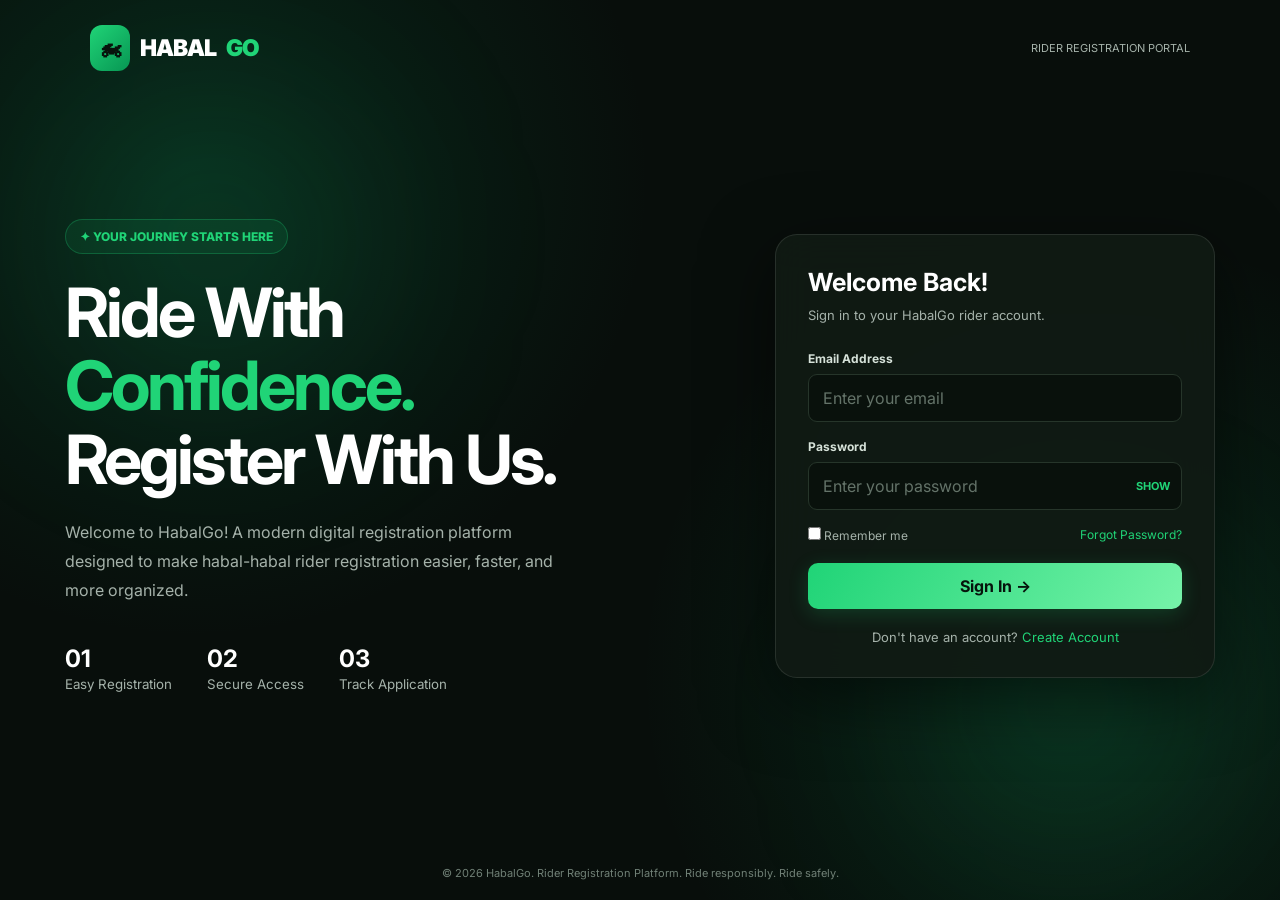
<file: index (1).html>
<!DOCTYPE html>
<html lang="en">
<head>
<meta charset="UTF-8">
<meta name="viewport" content="width=device-width, initial-scale=1.0">
<title>HabalGo | Rider Registration</title>

<style>
@import url('https://fonts.googleapis.com/css2?family=Inter:wght@400;500;600;700;800;900&display=swap');

:root {
  --green: #20d477;
  --dark-green: #079653;
  --black: #080e0b;
  --white: #ffffff;
  --gray: #a5b2aa;
  --surface: #121c16;
  --border: rgba(255,255,255,.1);
}

* {
  margin: 0;
  padding: 0;
  box-sizing: border-box;
  font-family: 'Inter', sans-serif;
}

body {
  min-height: 100vh;
  background: var(--black);
  color: white;
}

button, input, select, textarea {
  font: inherit;
}

button {
  cursor: pointer;
}

.background {
  position: fixed;
  inset: 0;
  z-index: -1;
  overflow: hidden;
  background:
    radial-gradient(circle at 15% 20%, #087b493d, transparent 35%),
    radial-gradient(circle at 85% 75%, #12d47720, transparent 35%),
    #080e0b;
}

.orb {
  position: absolute;
  width: 300px;
  height: 300px;
  background: #16c97820;
  filter: blur(100px);
  border-radius: 50%;
  animation: float 8s infinite alternate;
}

.orb.one { top: 10%; left: 5%; }
.orb.two { bottom: 5%; right: 5%; animation-delay: 2s; }

@keyframes float {
  from { transform: translate(0,0); }
  to { transform: translate(80px,50px); }
}

.hidden { display: none !important; }

button:disabled {
  opacity: .5;
  cursor: not-allowed;
}

.logo {
  display: flex;
  align-items: center;
  gap: 10px;
  font-size: 23px;
  font-weight: 900;
  letter-spacing: -1px;
}

.logo-icon {
  background: linear-gradient(135deg,#20d477,#079653);
  color: #07130c;
  padding: 9px;
  border-radius: 12px;
}

.green { color: var(--green); }

.btn {
  border: none;
  padding: 13px 20px;
  border-radius: 10px;
  font-weight: 700;
  transition: .25s;
}

.btn-primary {
  color: #06140c;
  background: linear-gradient(120deg,#20d477,#76f3a9);
  box-shadow: 0 5px 20px #20d47730;
}

.btn-primary:hover {
  transform: translateY(-2px);
  box-shadow: 0 8px 25px #20d47750;
}

.btn-outline {
  color: white;
  background: transparent;
  border: 1px solid var(--border);
}

.btn-outline:hover {
  border-color: var(--green);
  color: var(--green);
}

.full { width: 100%; }

/* AUTHENTICATION */

#auth {
  min-height: 100vh;
  display: flex;
  flex-direction: column;
}

.auth-nav {
  padding: 25px 7%;
  display: flex;
  justify-content: space-between;
  align-items: center;
}

.auth-layout {
  width: 90%;
  max-width: 1150px;
  margin: auto;
  padding: 35px 0 65px;
  display: grid;
  grid-template-columns: 1fr 440px;
  align-items: center;
  gap: 70px;
}

.hero h1 {
  font-size: clamp(40px,6vw,68px);
  line-height: 1.08;
  letter-spacing: -3px;
  margin: 22px 0;
}

.hero p {
  color: var(--gray);
  line-height: 1.8;
  max-width: 500px;
}

.hero-tag {
  display: inline-block;
  padding: 9px 14px;
  background: #20d47715;
  border: 1px solid #20d47745;
  border-radius: 30px;
  color: var(--green);
  font-size: 12px;
  font-weight: 800;
}

.hero-stats {
  display: flex;
  gap: 35px;
  margin-top: 40px;
}

.hero-stats h3 {
  font-size: 24px;
}

.hero-stats small {
  color: var(--gray);
}

.auth-card {
  background: #111a14ed;
  border: 1px solid var(--border);
  padding: 32px;
  border-radius: 22px;
  box-shadow: 0 20px 70px #0008;
  backdrop-filter: blur(20px);
}

.auth-card h2 {
  font-size: 25px;
  margin-bottom: 8px;
}

.subtitle {
  color: var(--gray);
  font-size: 13px;
  line-height: 1.6;
  margin-bottom: 25px;
}

.form-group {
  margin-bottom: 17px;
}

.form-group label {
  display: block;
  font-size: 12px;
  font-weight: 700;
  margin-bottom: 8px;
  color: #d6e2d9;
}

.form-group input,
.form-group select,
.form-group textarea {
  width: 100%;
  padding: 13px 14px;
  color: white;
  background: #09110c;
  border: 1px solid #26352a;
  border-radius: 9px;
  outline: none;
  transition: .2s;
}

.form-group input:focus,
.form-group select:focus,
.form-group textarea:focus {
  border-color: var(--green);
  box-shadow: 0 0 0 3px #20d47718;
}

.form-group input::placeholder,
.form-group textarea::placeholder {
  color: #647369;
}

.form-group select option {
  background: #111a14;
}

.form-row {
  display: grid;
  grid-template-columns: 1fr 1fr;
  gap: 12px;
}

.password-wrap {
  position: relative;
}

.password-wrap input {
  padding-right: 65px;
}

.show-password {
  position: absolute;
  right: 12px;
  top: 50%;
  transform: translateY(-50%);
  color: var(--green);
  background: none;
  border: none;
  font-size: 11px;
  font-weight: 700;
}

.form-options {
  display: flex;
  justify-content: space-between;
  align-items: center;
  margin-bottom: 20px;
  font-size: 12px;
}

.form-options label {
  color: var(--gray);
}

.form-options a, .switch a {
  color: var(--green);
  cursor: pointer;
  text-decoration: none;
}

.switch {
  color: var(--gray);
  text-align: center;
  font-size: 13px;
  margin-top: 20px;
}

.message {
  padding: 11px;
  margin-bottom: 15px;
  border-radius: 8px;
  font-size: 12px;
  display: none;
  line-height: 1.5;
}

.message.error {
  display: block;
  background: #ff45451c;
  color: #ff8c8c;
}

.message.success {
  display: block;
  background: #20d47718;
  color: #65e9a0;
}

.auth-footer {
  text-align: center;
  color: #708076;
  font-size: 11px;
  padding: 20px;
}

/* DASHBOARD */

#dashboard {
  min-height: 100vh;
}

.topbar {
  height: 75px;
  padding: 0 5%;
  display: flex;
  justify-content: space-between;
  align-items: center;
  background: #0d1710eF;
  border-bottom: 1px solid var(--border);
  position: sticky;
  top: 0;
  z-index: 10;
  backdrop-filter: blur(15px);
}

.topbar-right {
  display: flex;
  align-items: center;
  gap: 18px;
}

.avatar {
  width: 39px;
  height: 39px;
  border-radius: 50%;
  background: linear-gradient(135deg,#20d477,#086b3e);
  display: grid;
  place-items: center;
  color: #07130c;
  font-weight: 900;
}

.dashboard-layout {
  display: grid;
  grid-template-columns: 245px 1fr;
  min-height: calc(100vh - 75px);
}

.sidebar {
  padding: 25px 15px;
  border-right: 1px solid var(--border);
  background: #0c140f;
}

.sidebar-title {
  font-size: 10px;
  letter-spacing: 2px;
  color: #748178;
  padding: 12px;
  font-weight: 800;
}

.nav-item {
  display: flex;
  align-items: center;
  gap: 12px;
  padding: 14px;
  margin-bottom: 5px;
  border-radius: 9px;
  color: #a5b2aa;
  font-size: 13px;
  cursor: pointer;
  transition: .2s;
}

.nav-item:hover, .nav-item.active {
  color: var(--green);
  background: #20d47718;
}

.main {
  padding: 35px;
  max-width: 1400px;
  width: 100%;
  margin: auto;
}

.welcome {
  display: flex;
  justify-content: space-between;
  align-items: center;
  gap: 15px;
  margin-bottom: 30px;
}

.welcome h1 {
  font-size: 27px;
  margin-bottom: 8px;
}

.welcome p {
  color: var(--gray);
  font-size: 13px;
}

.status-banner {
  padding: 22px;
  border-radius: 15px;
  border: 1px solid #20d47740;
  background: linear-gradient(110deg,#087b4930,#102017);
  display: flex;
  justify-content: space-between;
  align-items: center;
  gap: 15px;
  margin-bottom: 25px;
}

.status-banner h3 {
  margin-bottom: 7px;
  font-size: 16px;
}

.status-banner p {
  color: #aab8ae;
  font-size: 12px;
  line-height: 1.6;
}

.status-pill {
  background: #e9a52a20;
  color: #ffc75d;
  padding: 9px 13px;
  border-radius: 30px;
  font-size: 11px;
  font-weight: 800;
  white-space: nowrap;
}

.cards {
  display: grid;
  grid-template-columns: repeat(3,1fr);
  gap: 18px;
  margin-bottom: 25px;
}

.stat-card, .panel {
  background: #111a14;
  border: 1px solid var(--border);
  border-radius: 14px;
  padding: 22px;
}

.stat-card small {
  color: var(--gray);
  font-size: 12px;
}

.stat-card h2 {
  font-size: 25px;
  margin: 12px 0 6px;
}

.stat-icon {
  font-size: 22px;
}

.stat-card p {
  font-size: 11px;
  color: var(--green);
}

.content-grid {
  display: grid;
  grid-template-columns: 1fr 1fr;
  gap: 18px;
  margin-bottom: 20px;
}

.panel h3 {
  font-size: 15px;
  margin-bottom: 20px;
}

.progress-bg {
  background: #29372d;
  height: 8px;
  border-radius: 20px;
  overflow: hidden;
  margin: 15px 0;
}

.progress-bar {
  height: 100%;
  width: 0%;
  background: linear-gradient(90deg,#079653,#6ff3a6);
  transition: .5s;
}

.checklist {
  list-style: none;
}

.checklist li {
  padding: 13px 0;
  border-bottom: 1px solid var(--border);
  display: flex;
  justify-content: space-between;
  align-items: center;
  font-size: 12px;
  color: #cbd6ce;
}

.checklist li:last-child {
  border: none;
}

.check {
  color: var(--green);
  font-weight: 800;
}

.pending {
  color: #e8b24d;
  font-size: 11px;
}

.activity {
  border-left: 2px solid #20d47750;
  padding: 3px 0 15px 17px;
  margin-left: 5px;
}

.activity p {
  font-size: 12px;
  margin-bottom: 5px;
}

.activity small {
  color: var(--gray);
  font-size: 10px;
}

.section {
  display: none;
  animation: appear .3s ease;
}

.section.active {
  display: block;
}

@keyframes appear {
  from { opacity: 0; transform: translateY(8px); }
  to { opacity: 1; transform: translateY(0); }
}

.panel form {
  max-width: 700px;
}

.upload-box {
  padding: 15px;
  background: #09110c;
  border: 1px dashed #3b6549;
  border-radius: 10px;
  margin-bottom: 15px;
}

.upload-box label {
  display: block;
  font-size: 12px;
  margin-bottom: 10px;
}

.upload-box input {
  font-size: 11px;
  width: 100%;
  color: #a5b2aa;
}

.notification {
  padding: 17px;
  background: #142119;
  border: 1px solid var(--border);
  border-radius: 10px;
  margin-bottom: 12px;
}

.notification p {
  font-size: 13px;
  margin-bottom: 6px;
}

.notification small {
  color: var(--gray);
  font-size: 10px;
}

.mobile-menu {
  display: none;
  border: 1px solid var(--border);
  background: transparent;
  color: white;
  padding: 9px;
  border-radius: 8px;
}

@media(max-width:900px) {
  .auth-layout {
    grid-template-columns: 1fr;
    max-width: 500px;
    gap: 30px;
  }

  .hero { text-align: center; }
  .hero p { margin: auto; }
  .hero-stats { justify-content: center; }
  .hero h1 { font-size: 46px; }
  .dashboard-layout { grid-template-columns: 1fr; }
  .sidebar {
    display: none;
    position: fixed;
    z-index: 9;
    top: 75px;
    bottom: 0;
    left: 0;
    width: 245px;
  }
  .sidebar.open { display: block; }
  .mobile-menu { display: block; }
}

@media(max-width:600px) {
  .auth-nav { padding: 20px; }
  .auth-layout { width: 92%; padding-top: 20px; }
  .auth-card { padding: 23px; }
  .hero h1 { font-size: 39px; }
  .main { padding: 20px 14px; }
  .cards { grid-template-columns: 1fr; }
  .content-grid { grid-template-columns: 1fr; }
  .welcome h1 { font-size: 22px; }
  .status-banner { align-items: flex-start; flex-direction: column; }
  .topbar { padding: 0 15px; }
  .topbar .logo { font-size: 19px; }
  .form-row { grid-template-columns: 1fr; }
}
</style>
</head>

<body>

<div class="background">
  <div class="orb one"></div>
  <div class="orb two"></div>
</div>

<!-- AUTHENTICATION PAGE -->

<div id="auth">

  <header class="auth-nav">
    <div class="logo">
      <span class="logo-icon">🏍</span>
      HABAL<span class="green">GO</span>
    </div>
    <span style="font-size:11px;color:#a5b2aa">
      RIDER REGISTRATION PORTAL
    </span>
  </header>

  <div class="auth-layout">

    <div class="hero">
      <span class="hero-tag">✦ YOUR JOURNEY STARTS HERE</span>

      <h1>
        Ride With<br>
        <span class="green">Confidence.</span><br>
        Register With Us.
      </h1>

      <p>
        Welcome to HabalGo! A modern digital registration
        platform designed to make habal-habal rider registration
        easier, faster, and more organized.
      </p>

      <div class="hero-stats">
        <div>
          <h3>01</h3>
          <small>Easy Registration</small>
        </div>
        <div>
          <h3>02</h3>
          <small>Secure Access</small>
        </div>
        <div>
          <h3>03</h3>
          <small>Track Application</small>
        </div>
      </div>
    </div>

    <!-- LOGIN FORM -->

    <div class="auth-card" id="loginCard">
      <h2>Welcome Back!</h2>
      <p class="subtitle">
        Sign in to your HabalGo rider account.
      </p>

      <div id="loginMessage" class="message"></div>

      <form id="loginForm">

        <div class="form-group">
          <label>Email Address</label>
          <input id="loginEmail" type="email"
            placeholder="Enter your email" required>
        </div>

        <div class="form-group">
          <label>Password</label>
          <div class="password-wrap">
            <input id="loginPassword" type="password"
              placeholder="Enter your password" required>
            <button type="button" class="show-password"
              onclick="togglePassword('loginPassword',this)">
              SHOW
            </button>
          </div>
        </div>

        <div class="form-options">
          <label>
            <input type="checkbox" id="remember">
            Remember me
          </label>
          <a onclick="forgotPassword()">Forgot Password?</a>
        </div>

        <button class="btn btn-primary full" type="submit">
          Sign In →
        </button>

      </form>

      <div class="switch">
        Don't have an account?
        <a onclick="showRegister()">Create Account</a>
      </div>
    </div>

    <!-- REGISTRATION FORM -->

    <div class="auth-card hidden" id="registerCard">
      <h2>Create Your Account</h2>
      <p class="subtitle">
        Register as a HabalGo rider to get started.
      </p>

      <div id="registerMessage" class="message"></div>

      <form id="registerForm">

        <div class="form-group">
          <label>Full Name</label>
          <input id="regName" type="text"
            placeholder="Enter your complete name" required>
        </div>

        <div class="form-row">
          <div class="form-group">
            <label>Email Address</label>
            <input id="regEmail" type="email"
              placeholder="example@email.com" required>
          </div>

          <div class="form-group">
            <label>Phone Number</label>
            <input id="regPhone" type="tel"
              placeholder="09XXXXXXXXX" pattern="09[0-9]{9}" required>
          </div>
        </div>

        <div class="form-group">
          <label>Complete Address</label>
          <textarea id="regAddress" rows="2"
            placeholder="Barangay, Municipality, Province"
            required></textarea>
        </div>

        <div class="form-group">
          <label>Motorcycle Model</label>
          <input id="regMotorcycle" type="text"
            placeholder="e.g. Honda TMX 125" required>
        </div>

        <div class="form-group">
          <label>Plate Number</label>
          <input id="regPlate" type="text"
            placeholder="Enter plate number" required>
        </div>

        <div class="form-group">
          <label>Password</label>
          <div class="password-wrap">
            <input id="regPassword" type="password"
              minlength="8" placeholder="Minimum 8 characters" required>
            <button type="button" class="show-password"
              onclick="togglePassword('regPassword',this)">
              SHOW
            </button>
          </div>
        </div>

        <div class="form-group">
          <label>Confirm Password</label>
          <input id="regConfirm" type="password"
            minlength="8" placeholder="Confirm your password" required>
        </div>

        <button class="btn btn-primary full" type="submit">
          Register as Rider →
        </button>

      </form>

      <div class="switch">
        Already have an account?
        <a onclick="showLogin()">Sign In</a>
      </div>
    </div>

  </div>

  <footer class="auth-footer">
    © 2026 HabalGo. Rider Registration Platform.
    Ride responsibly. Ride safely.
  </footer>

</div>


<!-- RIDER DASHBOARD -->

<div id="dashboard" class="hidden">

  <header class="topbar">
    <div class="logo">
      <span class="logo-icon">🏍</span>
      HABAL<span class="green">GO</span>
    </div>

    <div class="topbar-right">
      <button class="mobile-menu" onclick="toggleSidebar()">☰</button>
      <span style="font-size:12px;color:#a5b2aa" id="topName">
        Rider
      </span>
      <div class="avatar" id="topAvatar">R</div>
    </div>
  </header>

  <div class="dashboard-layout">

    <aside class="sidebar" id="sidebar">

      <div class="sidebar-title">MAIN MENU</div>

      <div class="nav-item active" onclick="navigate('overview',this)">
        🏠 Dashboard
      </div>

      <div class="nav-item" onclick="navigate('profile',this)">
        👤 My Profile
      </div>

      <div class="nav-item" onclick="navigate('documents',this)">
        📄 My Documents
      </div>

      <div class="nav-item" onclick="navigate('notifications',this)">
        🔔 Notifications
      </div>

      <div class="sidebar-title">ACCOUNT</div>

      <div class="nav-item" onclick="logout()">
        🚪 Sign Out
      </div>

    </aside>

    <main class="main">

      <!-- OVERVIEW -->

      <section class="section active" id="overview">

        <div class="welcome">
          <div>
            <h1>Welcome, <span class="green" id="welcomeName">Rider</span>! 👋</h1>
            <p>Here's your HabalGo rider registration overview.</p>
          </div>
          <button class="btn btn-outline"
            onclick="navigateByName('profile')">
            Edit Profile
          </button>
        </div>

        <div class="status-banner">
          <div>
            <h3>🛵 Rider Registration Status</h3>
            <p id="statusDescription">
              Your account has been registered successfully.
              Your application is waiting for review.
            </p>
          </div>
          <span class="status-pill" id="statusPill">
            PENDING
          </span>
        </div>

        <div class="cards">

          <div class="stat-card">
            <span class="stat-icon">👤</span>
            <br>
            <small>Account Type</small>
            <h2>Rider</h2>
            <p>HabalGo Member</p>
          </div>

          <div class="stat-card">
            <span class="stat-icon">📋</span>
            <br>
            <small>Application Status</small>
            <h2 id="statusCard">Pending</h2>
            <p>Registration Review</p>
          </div>

          <div class="stat-card">
            <span class="stat-icon">📄</span>
            <br>
            <small>Documents Submitted</small>
            <h2 id="documentCount">0 / 3</h2>
            <p>Required Documents</p>
          </div>

        </div>

        <div class="content-grid">

          <div class="panel">
            <h3>📊 Registration Progress</h3>
            <p style="font-size:12px;color:#a5b2aa">
              Complete your rider registration requirements.
            </p>

            <div class="progress-bg">
              <div class="progress-bar" id="progressBar"></div>
            </div>

            <p style="font-size:12px;color:var(--green)"
              id="progressText">0% Completed</p>

            <button class="btn btn-primary full"
              style="margin-top:20px"
              onclick="navigateByName('documents')">
              Complete Requirements →
            </button>
          </div>

          <div class="panel">
            <h3>📌 Requirements Checklist</h3>
            <ul class="checklist">
              <li>
                Personal Information
                <span class="check">✓</span>
              </li>
              <li>
                Driver's License
                <span id="licenseCheck" class="pending">Pending</span>
              </li>
              <li>
                Motorcycle OR/CR
                <span id="orcrCheck" class="pending">Pending</span>
              </li>
              <li>
                Valid Identification
                <span id="idCheck" class="pending">Pending</span>
              </li>
            </ul>
          </div>

        </div>

        <div class="panel">
          <h3>🔔 Recent Activity</h3>

          <div class="activity">
            <p>Account successfully created.</p>
            <small>HabalGo Registration System</small>
          </div>

          <div class="activity">
            <p>Welcome to HabalGo Rider Portal!</p>
            <small>Welcome Notification</small>
          </div>

        </div>

      </section>


      <!-- PROFILE -->

      <section class="section" id="profile">

        <div class="welcome">
          <div>
            <h1>My <span class="green">Profile</span></h1>
            <p>Manage your personal and motorcycle information.</p>
          </div>
        </div>

        <div class="panel">
          <h3>Personal Information</h3>

          <form id="profileForm">

            <div class="form-group">
              <label>Full Name</label>
              <input id="profileName" required>
            </div>

            <div class="form-group">
              <label>Email Address</label>
              <input id="profileEmail" type="email" disabled>
            </div>

            <div class="form-group">
              <label>Phone Number</label>
              <input id="profilePhone" required>
            </div>

            <div class="form-group">
              <label>Complete Address</label>
              <textarea id="profileAddress" rows="3" required></textarea>
            </div>

            <div class="form-group">
              <label>Motorcycle Model</label>
              <input id="profileMotorcycle" required>
            </div>

            <div class="form-group">
              <label>Plate Number</label>
              <input id="profilePlate" required>
            </div>

            <button class="btn btn-primary" type="submit">
              Save Changes
            </button>

          </form>
        </div>

      </section>


      <!-- DOCUMENTS -->

      <section class="section" id="documents">

        <div class="welcome">
          <div>
            <h1>My <span class="green">Documents</span></h1>
            <p>Submit the required documents for verification.</p>
          </div>
        </div>

        <div class="panel">
          <h3>📂 Upload Requirements</h3>

          <p class="subtitle">
            Select a file for each required document.
            Accepted formats: JPG, PNG, and PDF.
          </p>

          <form id="documentsForm">

            <div class="upload-box">
              <label>1. Driver's License</label>
              <input type="file" id="licenseFile"
                accept=".jpg,.jpeg,.png,.pdf">
              <small id="licenseFileName"
                style="color:#a5b2aa"></small>
            </div>

            <div class="upload-box">
              <label>2. Motorcycle OR/CR</label>
              <input type="file" id="orcrFile"
                accept=".jpg,.jpeg,.png,.pdf">
              <small id="orcrFileName"
                style="color:#a5b2aa"></small>
            </div>

            <div class="upload-box">
              <label>3. Valid Identification (ID)</label>
              <input type="file" id="idFile"
                accept=".jpg,.jpeg,.png,.pdf">
              <small id="idFileName"
                style="color:#a5b2aa"></small>
            </div>

            <button class="btn btn-primary" type="submit">
              Submit Documents →
            </button>

          </form>
        </div>

      </section>


      <!-- NOTIFICATIONS -->

      <section class="section" id="notifications">

        <div class="welcome">
          <div>
            <h1>My <span class="green">Notifications</span></h1>
            <p>Stay updated with HabalGo announcements.</p>
          </div>
        </div>

        <div class="notification">
          <p>🎉 Welcome to HabalGo!</p>
          <small>
            Your rider account has been successfully created.
          </small>
        </div>

        <div class="notification">
          <p>📄 Complete Your Requirements</p>
          <small>
            Upload your required documents to proceed with verification.
          </small>
        </div>

        <div class="notification">
          <p>🛡️ Account Security Reminder</p>
          <small>
            Keep your login credentials private and secure.
          </small>
        </div>

      </section>

    </main>
  </div>
</div>


<script>

// ====================================
// HABALGO JAVASCRIPT
// ====================================

// Demo storage
const STORAGE_KEY = "habalgo_riders";
const SESSION_KEY = "habalgo_session";

function getRiders() {
  return JSON.parse(localStorage.getItem(STORAGE_KEY) || "[]");
}

function saveRiders(riders) {
  localStorage.setItem(STORAGE_KEY, JSON.stringify(riders));
}

function currentRider() {
  const email = sessionStorage.getItem(SESSION_KEY);
  return getRiders().find(r => r.email === email);
}

function updateRider(updated) {
  const riders = getRiders();
  const index = riders.findIndex(r => r.email === updated.email);

  if (index !== -1) {
    riders[index] = updated;
    saveRiders(riders);
  }
}

// ====================================
// PAGE SWITCHING
// ====================================

function showLogin() {
  document.getElementById("loginCard").classList.remove("hidden");
  document.getElementById("registerCard").classList.add("hidden");
}

function showRegister() {
  document.getElementById("loginCard").classList.add("hidden");
  document.getElementById("registerCard").classList.remove("hidden");
}

function togglePassword(id, button) {
  const input = document.getElementById(id);
  const isPassword = input.type === "password";

  input.type = isPassword ? "text" : "password";
  button.textContent = isPassword ? "HIDE" : "SHOW";
}

function showMessage(id, text, type) {
  const box = document.getElementById(id);
  box.textContent = text;
  box.className = "message " + type;
}

// ====================================
// RIDER REGISTRATION
// ====================================

document.getElementById("registerForm")
.addEventListener("submit", function(e) {

  e.preventDefault();

  const name = document.getElementById("regName").value.trim();
  const email = document.getElementById("regEmail").value.trim().toLowerCase();
  const phone = document.getElementById("regPhone").value.trim();
  const address = document.getElementById("regAddress").value.trim();
  const motorcycle = document.getElementById("regMotorcycle").value.trim();
  const plate = document.getElementById("regPlate").value.trim();
  const password = document.getElementById("regPassword").value;
  const confirm = document.getElementById("regConfirm").value;

  if (password.length < 8) {
    showMessage("registerMessage",
      "Password must contain at least 8 characters.", "error");
    return;
  }

  if (password !== confirm) {
    showMessage("registerMessage",
      "Passwords do not match!", "error");
    return;
  }

  const riders = getRiders();

  if (riders.some(r => r.email === email)) {
    showMessage("registerMessage",
      "This email is already registered. Please sign in.", "error");
    return;
  }

  const rider = {
    name,
    email,
    phone,
    address,
    motorcycle,
    plate,
    password,
    status: "Pending",
    documents: {
      license: false,
      orcr: false,
      id: false
    },
    createdAt: new Date().toLocaleDateString()
  };

  riders.push(rider);
  saveRiders(riders);

  showMessage("registerMessage",
    "Registration successful! You can now sign in.", "success");

  document.getElementById("registerForm").reset();

  setTimeout(showLogin, 1500);

});


// ====================================
// LOGIN SYSTEM
// ====================================

document.getElementById("loginForm")
.addEventListener("submit", function(e) {

  e.preventDefault();

  const email = document.getElementById("loginEmail")
    .value.trim().toLowerCase();

  const password = document.getElementById("loginPassword").value;

  const rider = getRiders().find(r =>
    r.email === email && r.password === password
  );

  if (!rider) {
    showMessage("loginMessage",
      "Invalid email or password. Please try again.", "error");
    return;
  }

  sessionStorage.setItem(SESSION_KEY, email);

  if (document.getElementById("remember").checked) {
    localStorage.setItem("habalgo_remember", email);
  } else {
    localStorage.removeItem("habalgo_remember");
  }

  openDashboard();

});


// ====================================
// FORGOT PASSWORD
// ====================================

function forgotPassword() {
  const email = prompt("Enter your registered email address:");

  if (!email) return;

  const rider = getRiders().find(r =>
    r.email === email.trim().toLowerCase()
  );

  if (rider) {
    alert("Account found! Please contact the HabalGo administrator to reset your password.");
  } else {
    alert("Email address is not registered.");
  }
}


// ====================================
// DASHBOARD
// ====================================

function openDashboard() {

  const rider = currentRider();

  if (!rider) {
    logout();
    return;
  }

  document.getElementById("auth").classList.add("hidden");
  document.getElementById("dashboard").classList.remove("hidden");

  document.getElementById("welcomeName").textContent = rider.name;
  document.getElementById("topName").textContent = rider.name;
  document.getElementById("topAvatar").textContent =
    rider.name.charAt(0).toUpperCase();

  document.getElementById("profileName").value = rider.name;
  document.getElementById("profileEmail").value = rider.email;
  document.getElementById("profilePhone").value = rider.phone;
  document.getElementById("profileAddress").value = rider.address;
  document.getElementById("profileMotorcycle").value = rider.motorcycle;
  document.getElementById("profilePlate").value = rider.plate;

  updateDashboard();

}


// ====================================
// DASHBOARD STATUS
// ====================================

function updateDashboard() {

  const rider = currentRider();

  if (!rider) return;

  const docs = rider.documents;

  const count = [
    docs.license,
    docs.orcr,
    docs.id
  ].filter(Boolean).length;

  const percentage = Math.round((count / 3) * 100);

  document.getElementById("documentCount").textContent =
    count + " / 3";

  document.getElementById("progressBar").style.width =
    percentage + "%";

  document.getElementById("progressText").textContent =
    percentage + "% Completed";

  document.getElementById("licenseCheck").textContent =
    docs.license ? "✓ Submitted" : "Pending";

  document.getElementById("orcrCheck").textContent =
    docs.orcr ? "✓ Submitted" : "Pending";

  document.getElementById("idCheck").textContent =
    docs.id ? "✓ Submitted" : "Pending";

  ["licenseCheck","orcrCheck","idCheck"].forEach(id => {
    const element = document.getElementById(id);
    element.className =
      element.textContent.includes("Submitted") ? "check" : "pending";
  });

  document.getElementById("statusCard").textContent =
    rider.status;

  document.getElementById("statusPill").textContent =
    rider.status.toUpperCase();

  document.getElementById("statusDescription").textContent =
    rider.status === "Approved"
      ? "Congratulations! Your rider registration has been approved."
      : rider.status === "Rejected"
      ? "Your application needs attention. Please contact the administrator."
      : "Your application is waiting for review by the administrator.";

}


// ====================================
// PROFILE UPDATE
// ====================================

document.getElementById("profileForm")
.addEventListener("submit", function(e) {

  e.preventDefault();

  const rider = currentRider();

  if (!rider) return;

  rider.name = document.getElementById("profileName").value.trim();
  rider.phone = document.getElementById("profilePhone").value.trim();
  rider.address = document.getElementById("profileAddress").value.trim();
  rider.motorcycle = document.getElementById("profileMotorcycle").value.trim();
  rider.plate = document.getElementById("profilePlate").value.trim();

  updateRider(rider);

  alert("Your profile has been updated successfully!");

  openDashboard();

});


// ====================================
// DOCUMENT UPLOAD
// ====================================

document.getElementById("documentsForm")
.addEventListener("submit", function(e) {

  e.preventDefault();

  const rider = currentRider();

  if (!rider) return;

  const fields = [
    {id: "licenseFile", key: "license", label: "licenseFileName"},
    {id: "orcrFile", key: "orcr", label: "orcrFileName"},
    {id: "idFile", key: "id", label: "idFileName"}
  ];

  let uploaded = 0;

  fields.forEach(item => {

    const file = document.getElementById(item.id).files[0];

    if (!file) return;

    const allowed = /\.(jpg|jpeg|png|pdf)$/i.test(file.name);

    if (!allowed) {
      alert("Invalid file format: " + file.name);
      return;
    }

    if (file.size > 5 * 1024 * 1024) {
      alert("File must not exceed 5MB: " + file.name);
      return;
    }

    rider.documents[item.key] = true;

    document.getElementById(item.label).textContent =
      "Selected: " + file.name;

    uploaded++;

  });

  if (uploaded === 0) {
    alert("Please select at least one valid document.");
    return;
  }

  updateRider(rider);
  updateDashboard();

  alert("Document information updated successfully! Remember: this demo only records submission status, not the actual uploaded files.");

  document.getElementById("documentsForm").reset();

});


// ====================================
// NAVIGATION
// ====================================

function navigate(section, element) {

  document.querySelectorAll(".section").forEach(s => {
    s.classList.remove("active");
  });

  document.querySelectorAll(".nav-item").forEach(n => {
    n.classList.remove("active");
  });

  document.getElementById(section).classList.add("active");

  if (element) element.classList.add("active");

  document.getElementById("sidebar").classList.remove("open");

}

function navigateByName(section) {

  const items = document.querySelectorAll(".nav-item");

  const map = {
    overview: 0,
    profile: 1,
    documents: 2,
    notifications: 3
  };

  navigate(section, items[map[section]]);

}

function toggleSidebar() {
  document.getElementById("sidebar").classList.toggle("open");
}


// ====================================
// LOGOUT
// ====================================

function logout() {

  sessionStorage.removeItem(SESSION_KEY);

  document.getElementById("dashboard").classList.add("hidden");
  document.getElementById("auth").classList.remove("hidden");

  document.getElementById("loginForm").reset();

  showLogin();

}


// ====================================
// RESTORE SESSION
// ====================================

window.addEventListener("load", function() {

  const remembered = localStorage.getItem("habalgo_remember");

  if (remembered && !sessionStorage.getItem(SESSION_KEY)) {
    const rider = getRiders().find(r => r.email === remembered);

    if (rider) {
      sessionStorage.setItem(SESSION_KEY, remembered);
    }
  }

  if (sessionStorage.getItem(SESSION_KEY)) {
    openDashboard();
  }

});

</script>

</body>
</html>
</file>
